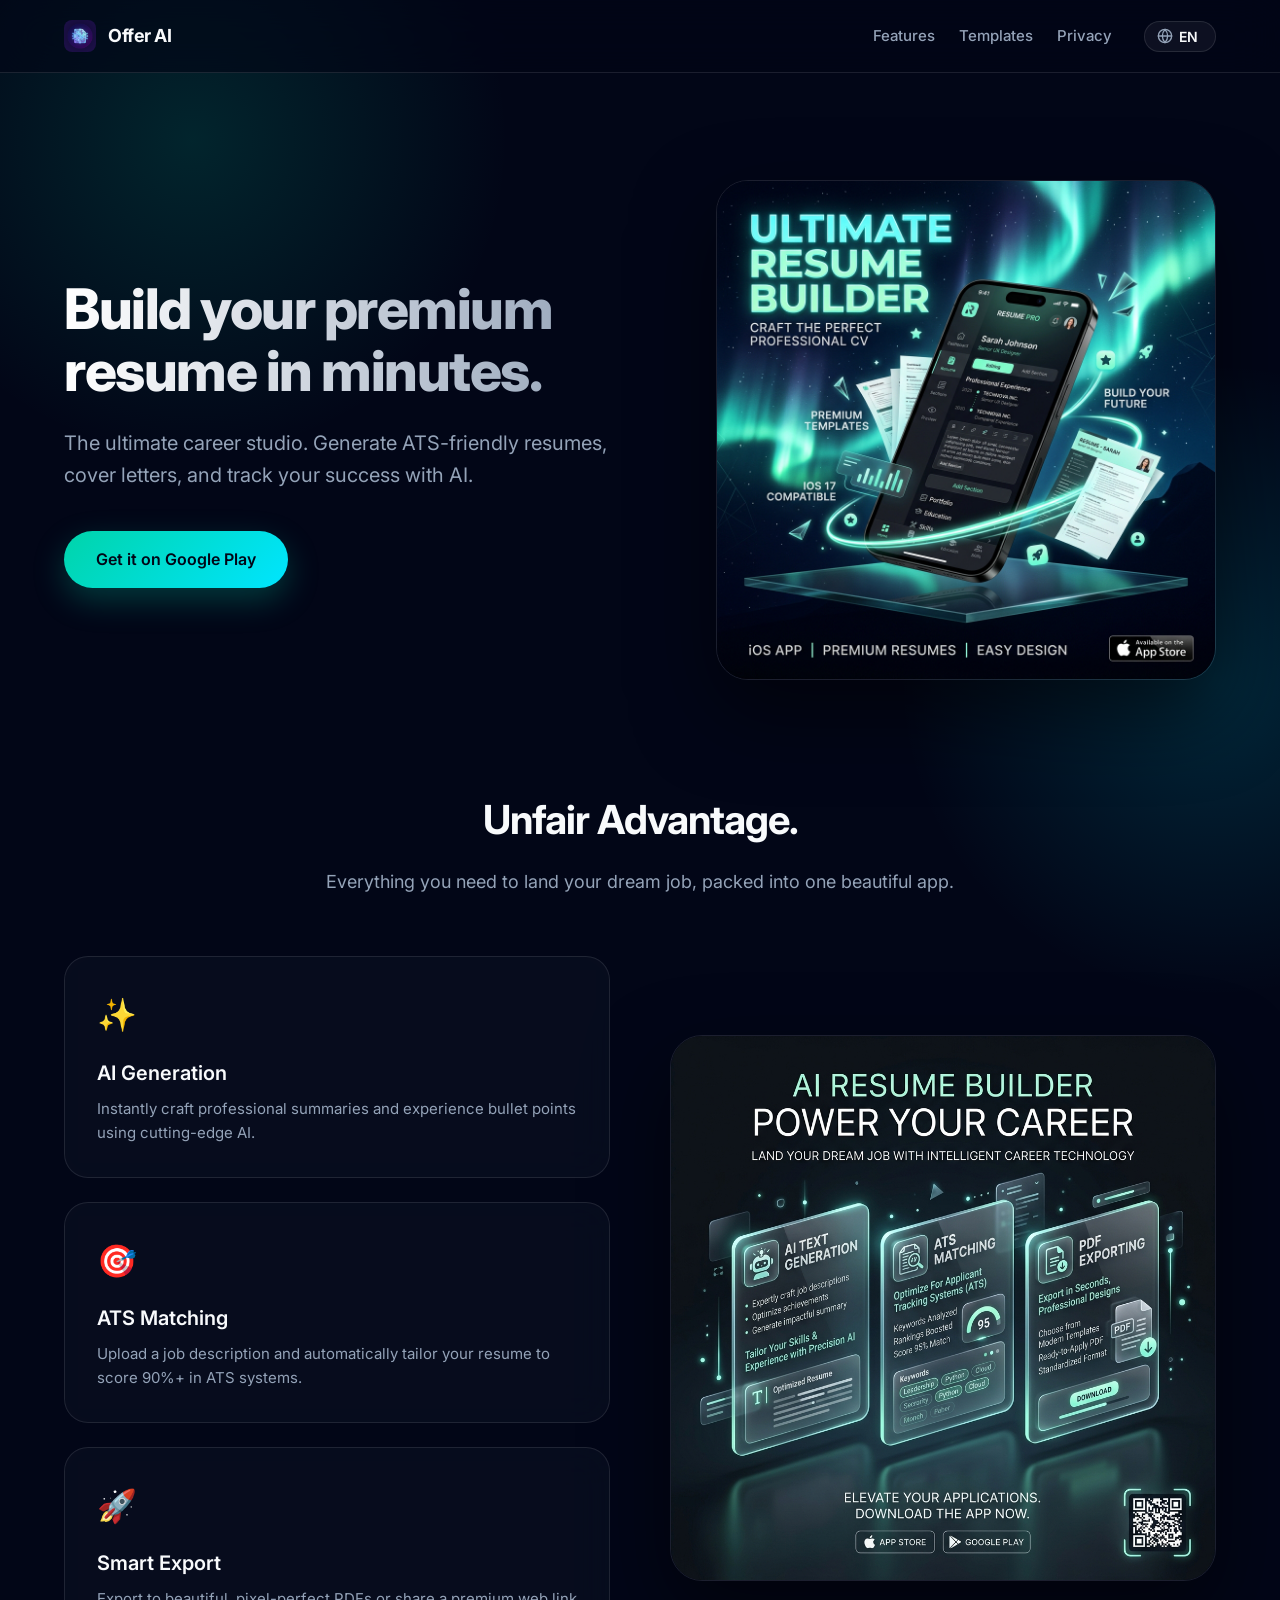
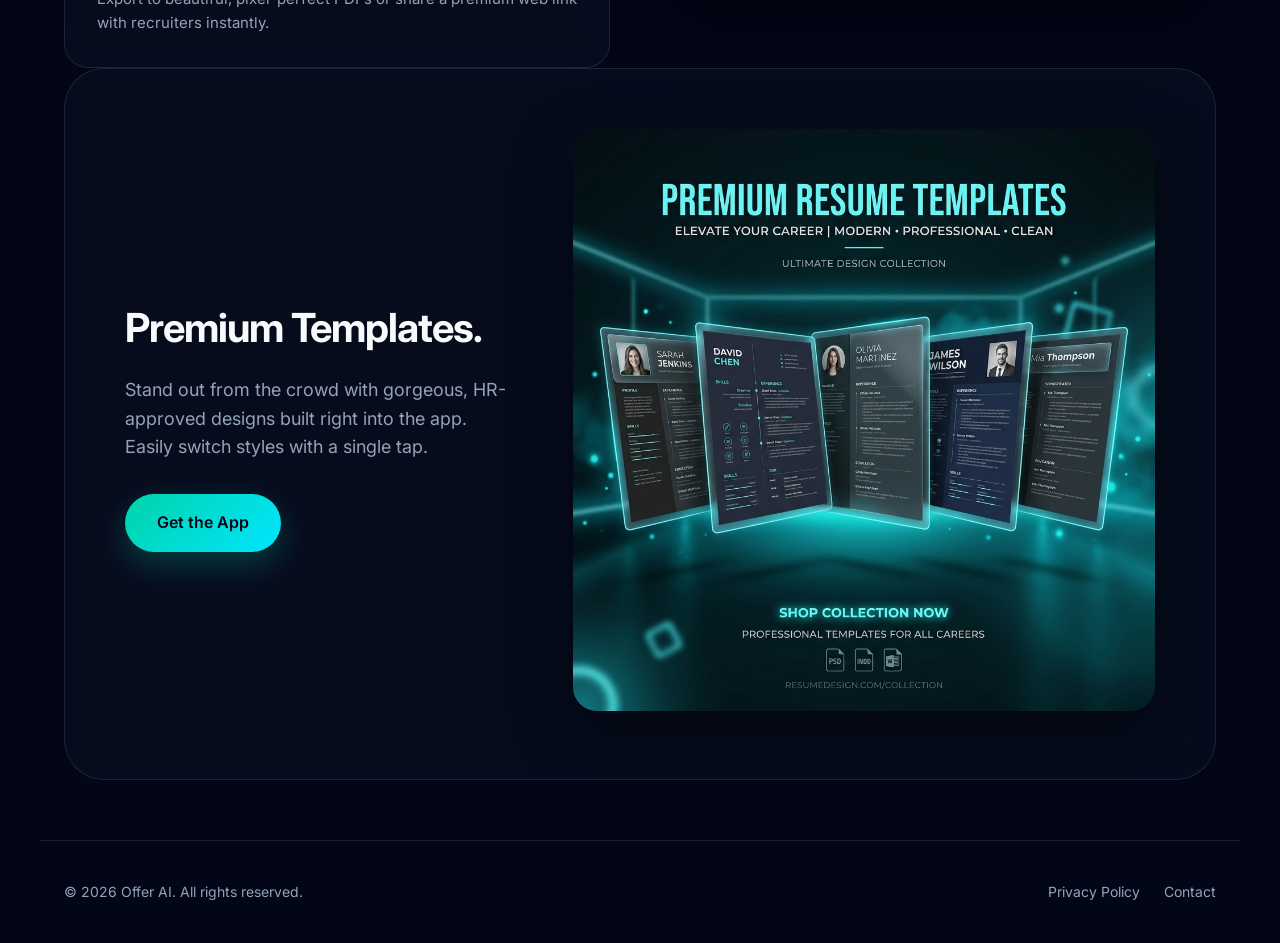
<file: index.html>
<!DOCTYPE html>
<html lang="en">
<head>
    <meta charset="utf-8">
    <meta name="viewport" content="width=device-width, initial-scale=1">
    <title data-i18n="title">Offer AI: Premium Resume Builder</title>
    <meta name="description" content="Offer AI helps job seekers create business-ready resumes, ATS-focused application kits, and cover letters.">
    <meta name="theme-color" content="#0F1829">
    <link rel="icon" type="image/png" href="./assets/img/app-icon.png">
    <link rel="preconnect" href="https://fonts.googleapis.com">
    <link rel="preconnect" href="https://fonts.gstatic.com" crossorigin>
    <link href="https://fonts.googleapis.com/css2?family=Inter:wght@300;400;500;600;700;800&display=swap" rel="stylesheet">
    <link rel="stylesheet" href="./styles.css">
    <script defer src="./script.js"></script>
</head>
<body>
    <div class="glow-bg"></div>
    <div class="glow-bg glow-bg-alt"></div>

    <header class="navbar">
        <div class="container nav-inner">
            <div class="brand">
                <img src="./assets/img/app-icon.png" alt="Offer AI" class="logo">
                <span class="brand-text">Offer AI</span>
            </div>
            <div class="nav-actions">
                <div class="nav-links">
                    <a href="#features" data-i18n="nav_features">Features</a>
                    <a href="#templates" data-i18n="nav_templates">Templates</a>
                    <a href="./privacy.html" data-i18n="nav_privacy">Privacy</a>
                </div>
                <div class="lang-selector-wrapper">
                    <svg width="16" height="16" viewBox="0 0 24 24" fill="none" stroke="currentColor" stroke-width="2" stroke-linecap="round" stroke-linejoin="round" class="globe-icon"><circle cx="12" cy="12" r="10"></circle><line x1="2" y1="12" x2="22" y2="12"></line><path d="M12 2a15.3 15.3 0 0 1 4 10 15.3 15.3 0 0 1-4 10 15.3 15.3 0 0 1-4-10 15.3 15.3 0 0 1 4-10z"></path></svg>
                    <select id="lang-selector">
                        <option value="en">EN</option>
                        <option value="ru">RU</option>
                        <option value="uk">UK</option>
                    </select>
                </div>
            </div>
        </div>
    </header>

    <main>
        <section class="hero container">
            <div class="hero-content">
                <h1 data-i18n="hero_title">Build your premium resume in minutes.</h1>
                <p class="hero-subtitle" data-i18n="hero_subtitle">The ultimate career studio. Generate ATS-friendly resumes, cover letters, and track your success with AI.</p>
                <div class="hero-actions">
                    <a href="https://play.google.com/store/apps/details?id=com.maksymkasianov.offerai" class="btn-primary" data-i18n="btn_get_app">Get it on Google Play</a>
                </div>
            </div>
            <div class="hero-image">
                <div class="image-wrapper">
                    <img src="./assets/img/poster_hero.png" alt="Offer AI App Mockup">
                </div>
            </div>
        </section>

        <section id="features" class="features container">
            <div class="section-header center">
                <h2 data-i18n="features_title">Unfair Advantage.</h2>
                <p data-i18n="features_subtitle">Everything you need to land your dream job, packed into one beautiful app.</p>
            </div>
            
            <div class="features-split">
                <div class="features-grid">
                    <div class="feature-card">
                        <div class="feature-icon">✨</div>
                        <h3 data-i18n="feat_1_title">AI Generation</h3>
                        <p data-i18n="feat_1_desc">Instantly craft professional summaries and experience bullet points using cutting-edge AI.</p>
                    </div>
                    <div class="feature-card">
                        <div class="feature-icon">🎯</div>
                        <h3 data-i18n="feat_2_title">ATS Matching</h3>
                        <p data-i18n="feat_2_desc">Upload a job description and automatically tailor your resume to score 90%+ in ATS systems.</p>
                    </div>
                    <div class="feature-card">
                        <div class="feature-icon">🚀</div>
                        <h3 data-i18n="feat_3_title">Smart Export</h3>
                        <p data-i18n="feat_3_desc">Export to beautiful, pixel-perfect PDFs or share a premium web link with recruiters instantly.</p>
                    </div>
                </div>
                <div class="feature-poster">
                    <img src="./assets/img/poster_features.png" alt="App Features">
                </div>
            </div>
        </section>

        <section id="templates" class="templates container">
            <div class="templates-inner">
                <div class="templates-content">
                    <h2 data-i18n="templates_title">Premium Templates.</h2>
                    <p data-i18n="templates_desc">Stand out from the crowd with gorgeous, HR-approved designs built right into the app. Easily switch styles with a single tap.</p>
                    <a href="https://play.google.com/store/apps/details?id=com.maksymkasianov.offerai" class="btn-primary" data-i18n="btn_get_app_small">Get the App</a>
                </div>
                <div class="templates-image">
                    <img src="./assets/img/poster_templates.png" alt="Premium Templates">
                </div>
            </div>
        </section>
    </main>

    <footer class="footer container">
        <div class="footer-inner">
            <span data-i18n="footer_rights">© 2026 Offer AI. All rights reserved.</span>
            <div class="footer-links">
                <a href="./privacy.html" data-i18n="footer_privacy">Privacy Policy</a>
                <a href="mailto:moslyharmless@gmail.com" data-i18n="footer_contact">Contact</a>
            </div>
        </div>
    </footer>
</body>
</html>
</file>
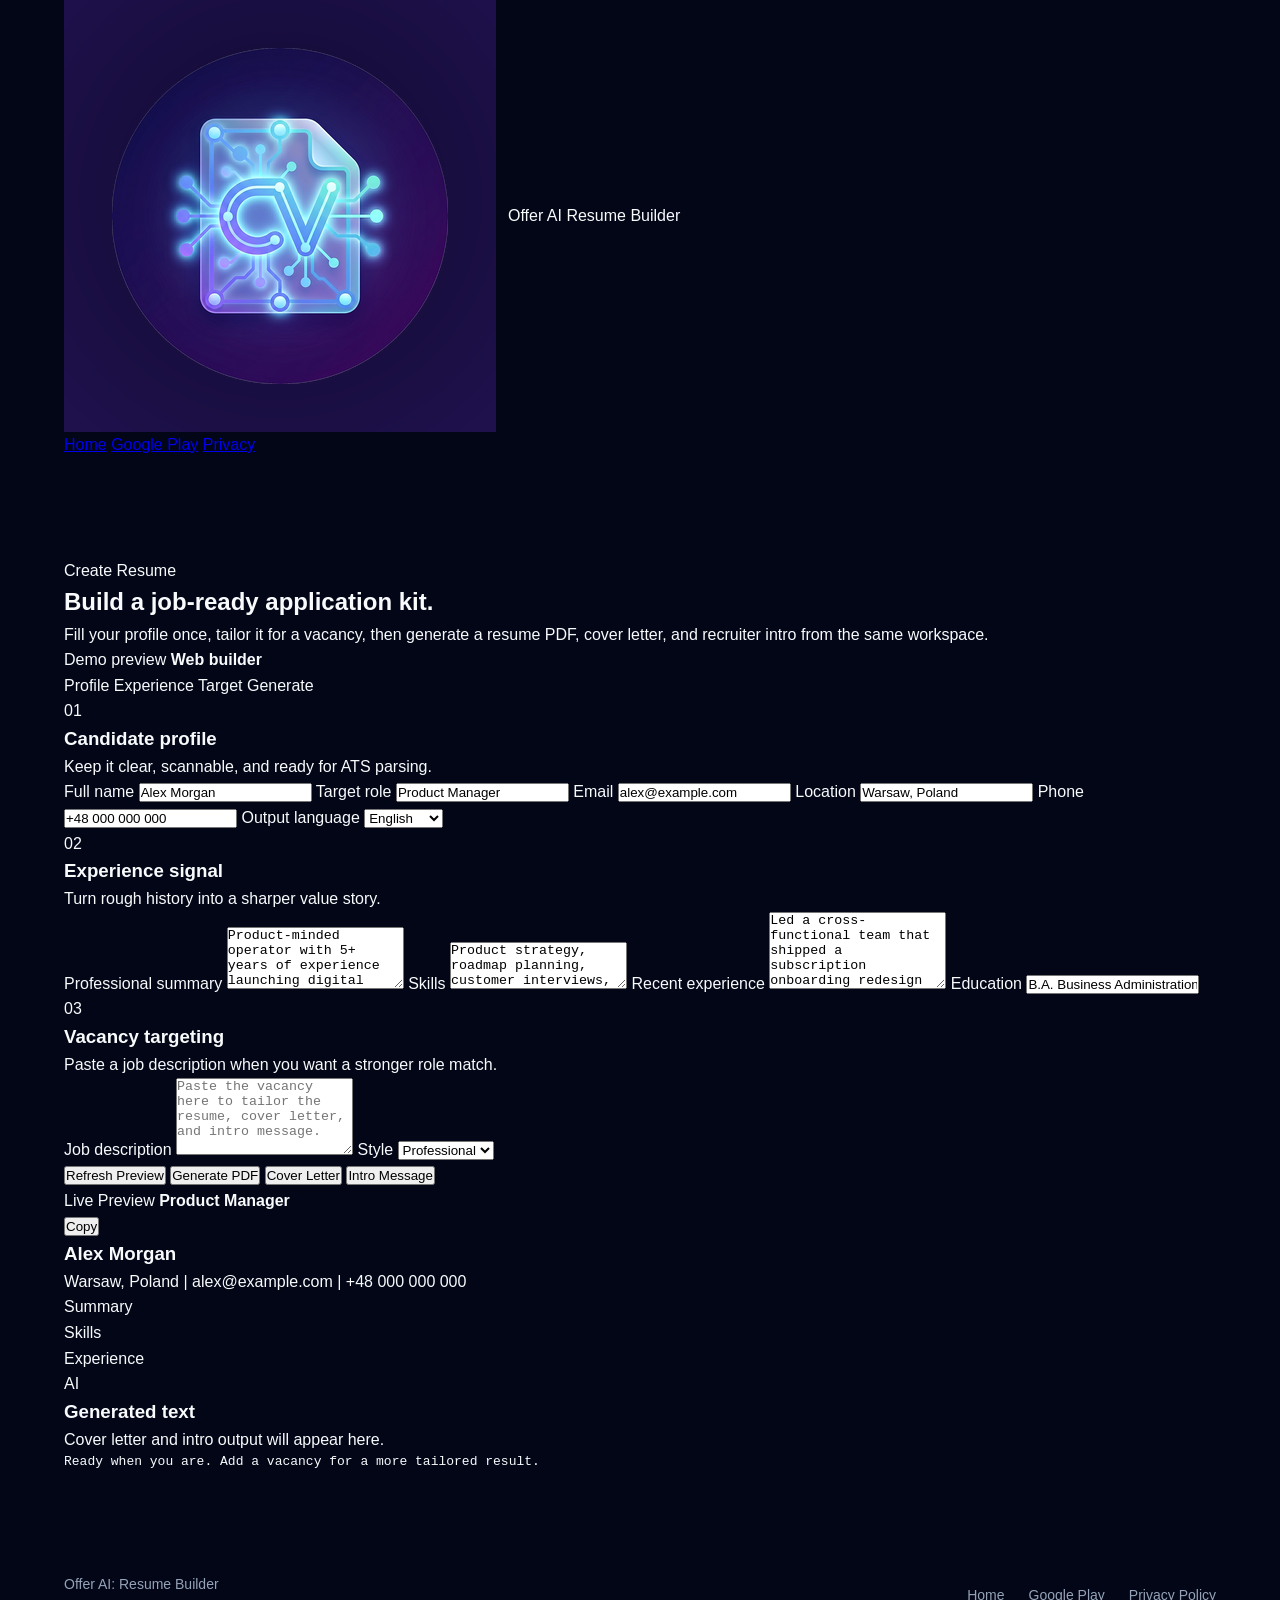
<file: create-resume.html>
<!DOCTYPE html>
<html lang="en">
<head>
    <meta charset="utf-8">
    <meta name="viewport" content="width=device-width, initial-scale=1">
    <title>Create Resume | Offer AI</title>
    <meta
        name="description"
        content="Create a resume, cover letter, and recruiter intro with Offer AI's web resume builder."
    >
    <meta name="theme-color" content="#020617">
    <meta property="og:title" content="Create Resume | Offer AI">
    <meta
        property="og:description"
        content="A focused web workspace for building a job-ready resume and application kit."
    >
    <meta property="og:type" content="website">
    <meta property="og:image" content="./assets/img/feature-graphic.png">
    <link rel="icon" type="image/png" href="./assets/img/app-icon.png">
    <link rel="preconnect" href="https://fonts.googleapis.com">
    <link rel="preconnect" href="https://fonts.gstatic.com" crossorigin>
    <link
        href="https://fonts.googleapis.com/css2?family=Fraunces:opsz,wght@9..144,600;9..144,700&family=Manrope:wght@400;500;600;700;800&display=swap"
        rel="stylesheet"
    >
    <link rel="stylesheet" href="./styles.css">
    <script defer src="./site-config.js"></script>
    <script defer src="./script.js"></script>
</head>
<body class="builder-page">
    <div class="page-glow page-glow-left"></div>
    <div class="page-glow page-glow-right"></div>

    <header class="site-header">
        <div class="container header-inner">
            <a class="brand" href="./index.html" aria-label="Offer AI home">
                <img src="./assets/img/app-icon.png" alt="Offer AI icon" class="brand-mark">
                <span class="brand-copy">
                    <span class="brand-name">Offer AI</span>
                    <span class="brand-subtitle">Resume Builder</span>
                </span>
            </a>

            <nav class="site-nav" aria-label="Builder navigation">
                <a href="./index.html">Home</a>
                <a id="play-store-link" href="#" target="_blank" rel="noreferrer">Google Play</a>
                <a id="privacy-link" href="#" target="_blank" rel="noreferrer">Privacy</a>
            </nav>
        </div>
    </header>

    <main id="top">
        <section id="create" class="content-section builder-section builder-page-section">
            <div class="container">
                <div class="builder-shell">
                    <div class="builder-topbar">
                        <div>
                            <div class="eyebrow">Create Resume</div>
                            <h2>Build a job-ready application kit.</h2>
                            <p>
                                Fill your profile once, tailor it for a vacancy, then generate a
                                resume PDF, cover letter, and recruiter intro from the same workspace.
                            </p>
                        </div>
                        <div class="builder-status">
                            <span id="api-mode-badge">Demo preview</span>
                            <strong>Web builder</strong>
                        </div>
                    </div>

                    <div class="builder-grid">
                        <form id="resume-builder-form" class="resume-builder" novalidate>
                            <div class="builder-progress" aria-label="Resume builder progress">
                                <span class="progress-step is-active">Profile</span>
                                <span class="progress-step">Experience</span>
                                <span class="progress-step">Target</span>
                                <span class="progress-step">Generate</span>
                            </div>

                            <div class="builder-panel">
                                <div class="panel-heading">
                                    <span>01</span>
                                    <div>
                                        <h3>Candidate profile</h3>
                                        <p>Keep it clear, scannable, and ready for ATS parsing.</p>
                                    </div>
                                </div>

                                <div class="builder-fields two-columns">
                                    <label class="field">
                                        <span>Full name</span>
                                        <input id="resume-name" name="name" type="text" value="Alex Morgan" required>
                                    </label>
                                    <label class="field">
                                        <span>Target role</span>
                                        <input id="resume-role" name="role" type="text" value="Product Manager" required>
                                    </label>
                                    <label class="field">
                                        <span>Email</span>
                                        <input id="resume-email" name="email" type="email" value="alex@example.com" required>
                                    </label>
                                    <label class="field">
                                        <span>Location</span>
                                        <input id="resume-location" name="location" type="text" value="Warsaw, Poland">
                                    </label>
                                    <label class="field">
                                        <span>Phone</span>
                                        <input id="resume-phone" name="phone" type="text" value="+48 000 000 000">
                                    </label>
                                    <label class="field">
                                        <span>Output language</span>
                                        <select id="resume-language" name="language">
                                            <option value="English" selected>English</option>
                                            <option value="Ukrainian">Ukrainian</option>
                                            <option value="Russian">Russian</option>
                                            <option value="German">German</option>
                                            <option value="Polish">Polish</option>
                                        </select>
                                    </label>
                                </div>
                            </div>

                            <div class="builder-panel">
                                <div class="panel-heading">
                                    <span>02</span>
                                    <div>
                                        <h3>Experience signal</h3>
                                        <p>Turn rough history into a sharper value story.</p>
                                    </div>
                                </div>

                                <div class="builder-fields">
                                    <label class="field">
                                        <span>Professional summary</span>
                                        <textarea id="resume-summary" name="summary" rows="4">Product-minded operator with 5+ years of experience launching digital services, improving conversion funnels, and coordinating design, engineering, and growth teams.</textarea>
                                    </label>
                                    <label class="field">
                                        <span>Skills</span>
                                        <textarea id="resume-skills" name="skills" rows="3">Product strategy, roadmap planning, customer interviews, analytics, A/B testing, SQL, stakeholder management, AI tools</textarea>
                                    </label>
                                    <label class="field">
                                        <span>Recent experience</span>
                                        <textarea id="resume-experience" name="experience" rows="5">Led a cross-functional team that shipped a subscription onboarding redesign and improved trial-to-paid conversion by 18%.
Built weekly product analytics dashboards and turned customer support patterns into roadmap priorities.
Partnered with engineering to reduce release cycle time from monthly batches to weekly launches.</textarea>
                                    </label>
                                    <label class="field">
                                        <span>Education</span>
                                        <input id="resume-education" name="education" type="text" value="B.A. Business Administration, 2018">
                                    </label>
                                </div>
                            </div>

                            <div class="builder-panel">
                                <div class="panel-heading">
                                    <span>03</span>
                                    <div>
                                        <h3>Vacancy targeting</h3>
                                        <p>Paste a job description when you want a stronger role match.</p>
                                    </div>
                                </div>

                                <div class="builder-fields">
                                    <label class="field">
                                        <span>Job description</span>
                                        <textarea id="resume-job" name="jobDescription" rows="5" placeholder="Paste the vacancy here to tailor the resume, cover letter, and intro message."></textarea>
                                    </label>
                                    <label class="field">
                                        <span>Style</span>
                                        <select id="resume-style" name="style">
                                            <option value="professional" selected>Professional</option>
                                            <option value="modern">Modern</option>
                                            <option value="executive">Executive</option>
                                            <option value="concise">Concise</option>
                                        </select>
                                    </label>
                                </div>
                            </div>

                            <div class="builder-actions">
                                <button id="preview-resume-button" class="button button-secondary" type="button">Refresh Preview</button>
                                <button id="generate-pdf-button" class="button button-primary" type="button">Generate PDF</button>
                                <button id="generate-cover-button" class="button button-secondary" type="button">Cover Letter</button>
                                <button id="generate-intro-button" class="button button-secondary" type="button">Intro Message</button>
                            </div>

                            <p id="builder-status-text" class="form-status" role="status" aria-live="polite"></p>
                        </form>

                        <aside class="builder-preview" aria-label="Resume preview and generated output">
                            <div class="preview-toolbar">
                                <div>
                                    <span>Live Preview</span>
                                    <strong id="preview-role">Product Manager</strong>
                                </div>
                                <button id="copy-output-button" class="icon-button" type="button" aria-label="Copy generated text">Copy</button>
                            </div>

                            <div id="resume-preview-card" class="resume-preview-card">
                                <div class="resume-preview-head">
                                    <h3 id="preview-name">Alex Morgan</h3>
                                    <p id="preview-contact">Warsaw, Poland | alex@example.com | +48 000 000 000</p>
                                </div>
                                <div class="resume-preview-section">
                                    <span>Summary</span>
                                    <p id="preview-summary"></p>
                                </div>
                                <div class="resume-preview-section">
                                    <span>Skills</span>
                                    <p id="preview-skills"></p>
                                </div>
                                <div class="resume-preview-section">
                                    <span>Experience</span>
                                    <ul id="preview-experience"></ul>
                                </div>
                            </div>

                            <div class="generated-output">
                                <div class="panel-heading compact">
                                    <span>AI</span>
                                    <div>
                                        <h3>Generated text</h3>
                                        <p id="output-label">Cover letter and intro output will appear here.</p>
                                    </div>
                                </div>
                                <pre id="generated-text-output">Ready when you are. Add a vacancy for a more tailored result.</pre>
                            </div>
                        </aside>
                    </div>
                </div>
            </div>
        </section>
    </main>

    <footer class="site-footer">
        <div class="container footer-inner">
            <div>
                <div class="footer-brand">Offer AI: Resume Builder</div>
                <p class="footer-copy">
                    Create a cleaner resume, cover letter, and intro message from one focused web workspace.
                </p>
            </div>

            <div class="footer-links">
                <a href="./index.html">Home</a>
                <a id="footer-play-link" href="#" target="_blank" rel="noreferrer">Google Play</a>
                <a id="footer-privacy-link" href="#" target="_blank" rel="noreferrer">Privacy Policy</a>
            </div>
        </div>
    </footer>
</body>
</html>
</file>
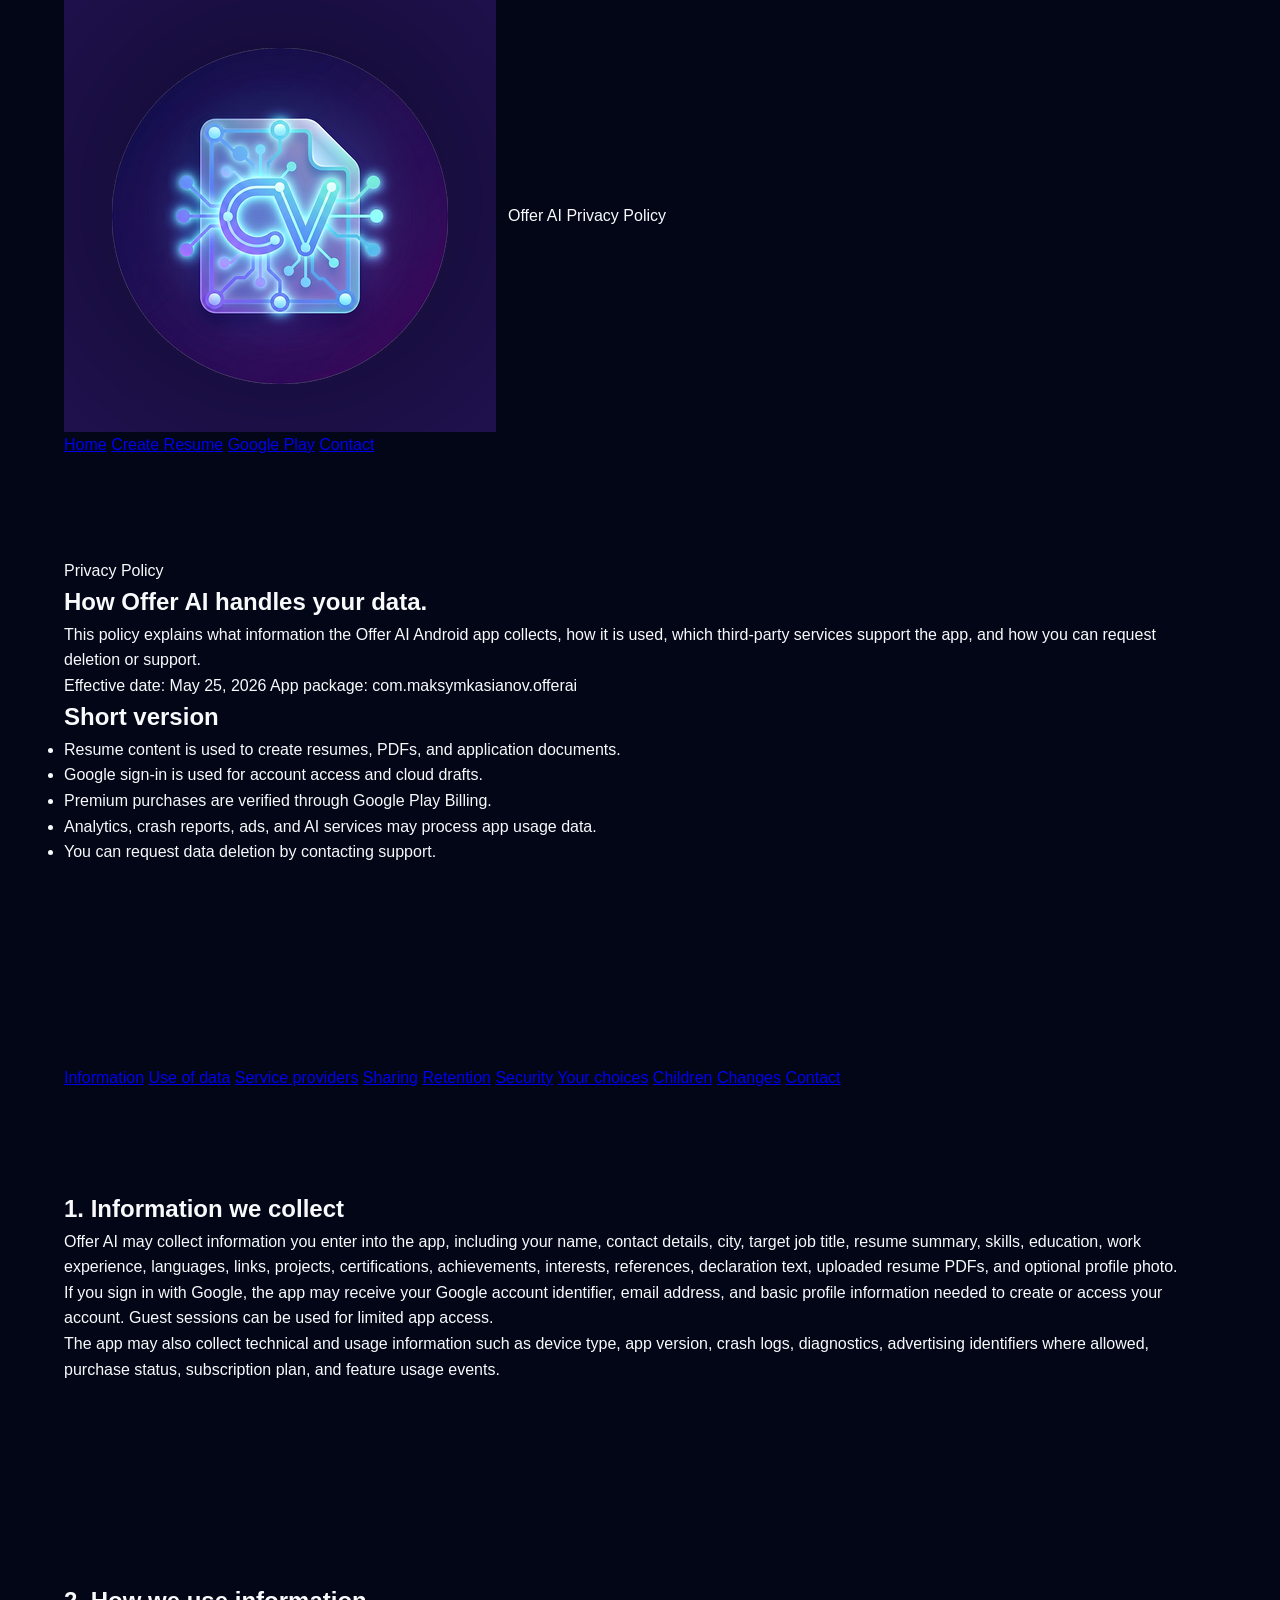
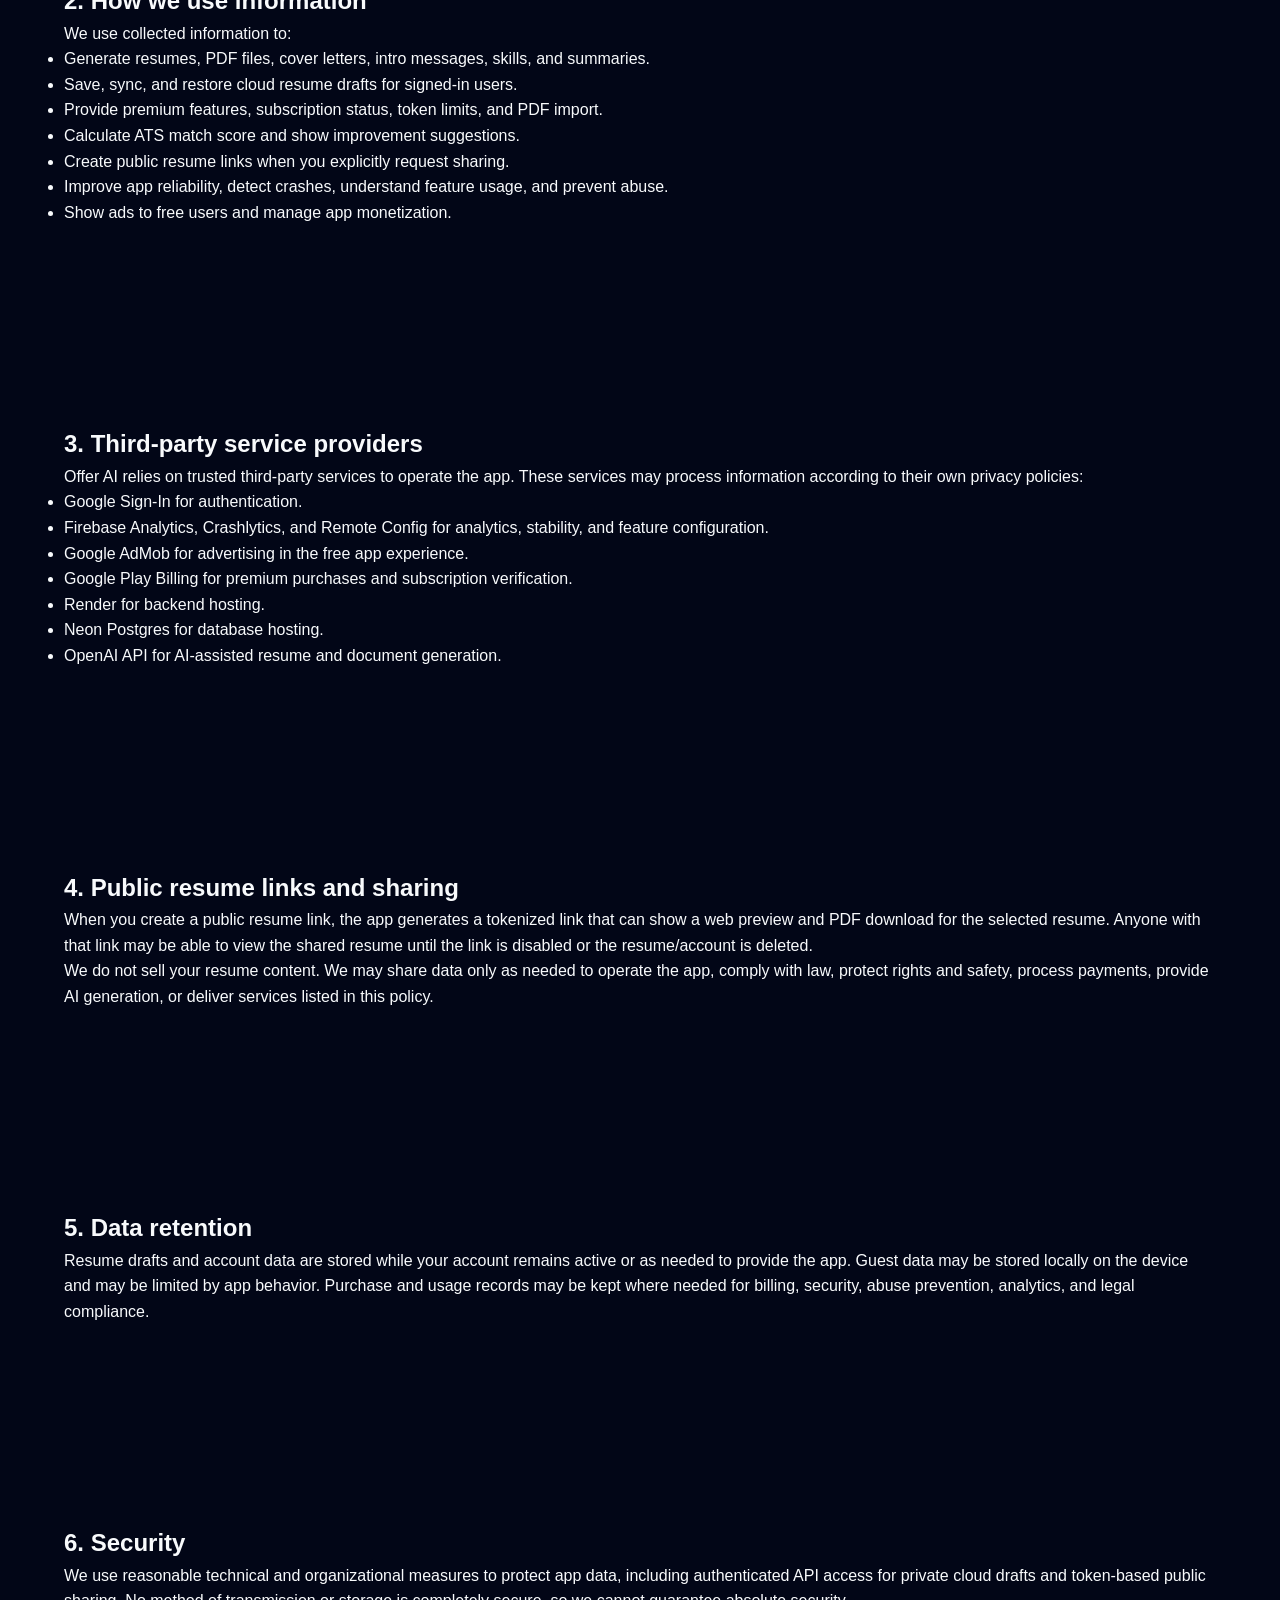
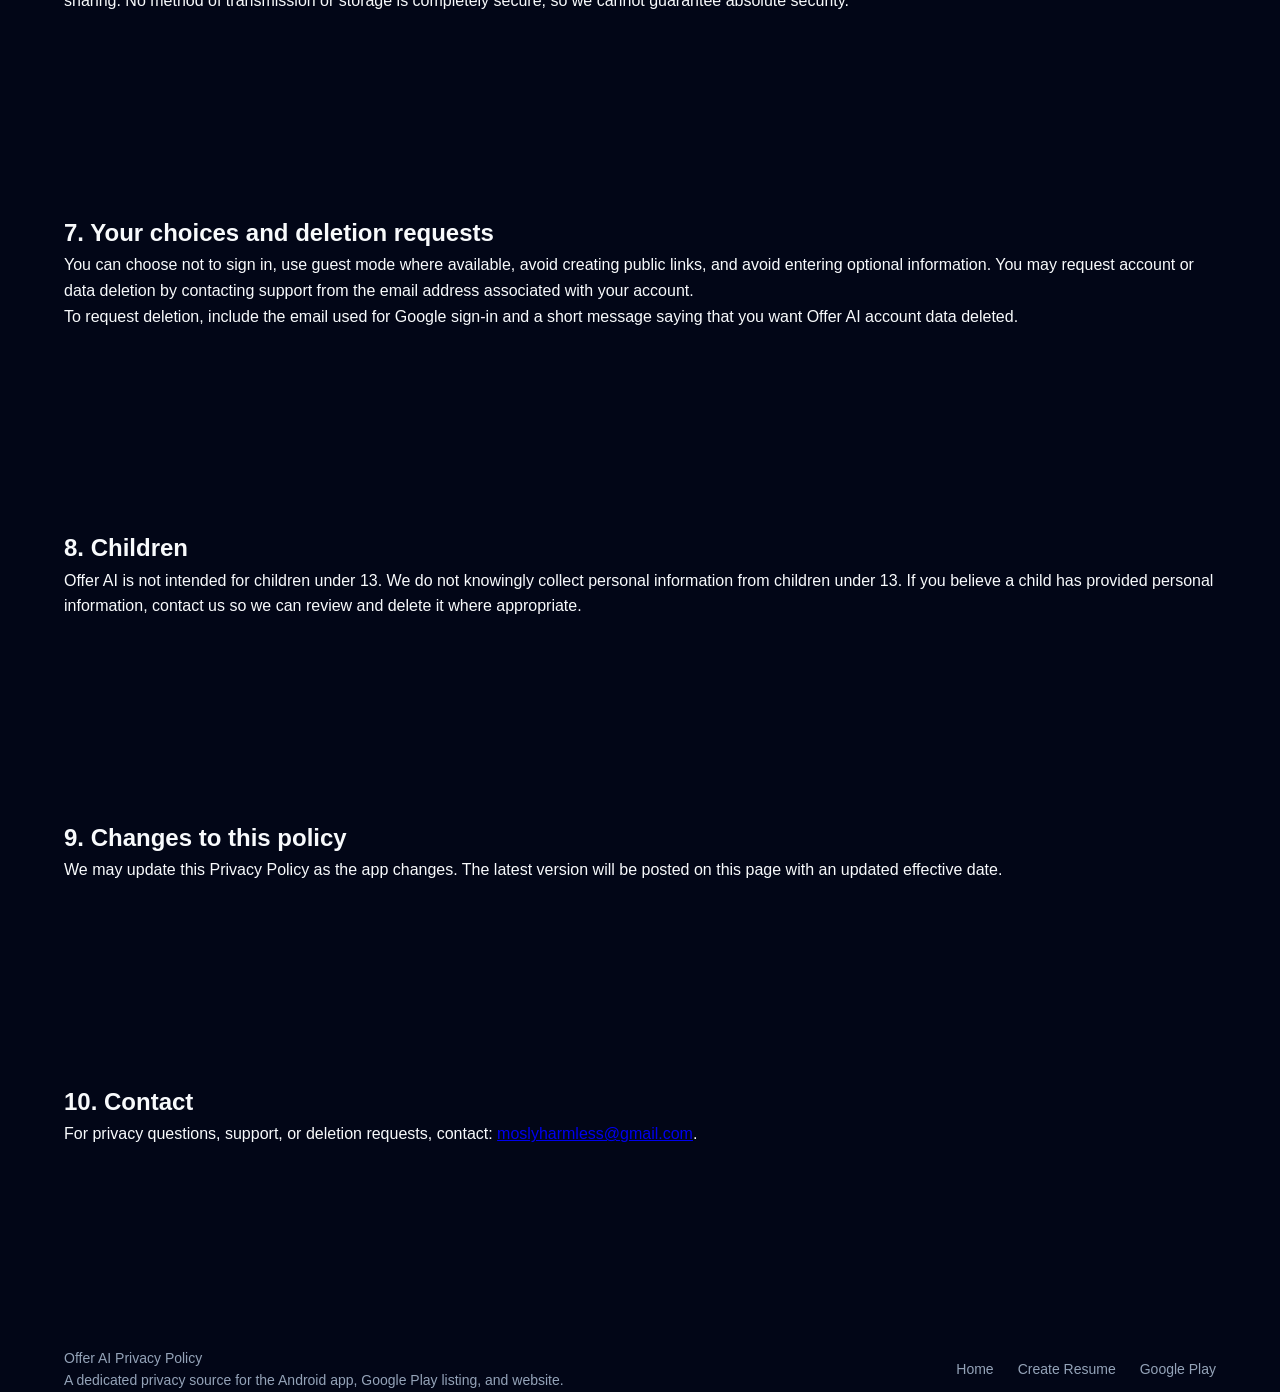
<file: privacy.html>
<!DOCTYPE html>
<html lang="en">
<head>
    <meta charset="utf-8">
    <meta name="viewport" content="width=device-width, initial-scale=1">
    <title>Privacy Policy | Offer AI</title>
    <meta
        name="description"
        content="Privacy Policy for Offer AI, an AI resume builder and application kit app for Android."
    >
    <meta name="theme-color" content="#020617">
    <meta property="og:title" content="Privacy Policy | Offer AI">
    <meta
        property="og:description"
        content="How Offer AI collects, uses, stores, and protects app data."
    >
    <meta property="og:type" content="website">
    <meta property="og:image" content="./assets/img/feature-graphic.png">
    <link rel="icon" type="image/png" href="./assets/img/app-icon.png">
    <link rel="preconnect" href="https://fonts.googleapis.com">
    <link rel="preconnect" href="https://fonts.gstatic.com" crossorigin>
    <link
        href="https://fonts.googleapis.com/css2?family=Fraunces:opsz,wght@9..144,600;9..144,700&family=Manrope:wght@400;500;600;700;800&display=swap"
        rel="stylesheet"
    >
    <link rel="stylesheet" href="./styles.css">
    <script defer src="./site-config.js"></script>
    <script defer src="./script.js"></script>
</head>
<body class="privacy-page">
    <div class="page-glow page-glow-left"></div>
    <div class="page-glow page-glow-right"></div>

    <header class="site-header">
        <div class="container header-inner">
            <a class="brand" href="./index.html" aria-label="Offer AI home">
                <img src="./assets/img/app-icon.png" alt="Offer AI icon" class="brand-mark">
                <span class="brand-copy">
                    <span class="brand-name">Offer AI</span>
                    <span class="brand-subtitle">Privacy Policy</span>
                </span>
            </a>

            <nav class="site-nav" aria-label="Privacy navigation">
                <a href="./index.html">Home</a>
                <a href="./create-resume.html">Create Resume</a>
                <a id="play-store-link" href="#" target="_blank" rel="noreferrer">Google Play</a>
                <a href="#contact-policy">Contact</a>
            </nav>
        </div>
    </header>

    <main>
        <section class="policy-hero">
            <div class="container policy-hero-grid">
                <div>
                    <div class="eyebrow">Privacy Policy</div>
                    <h1>How Offer AI handles your data.</h1>
                    <p>
                        This policy explains what information the Offer AI Android app collects,
                        how it is used, which third-party services support the app, and how you can
                        request deletion or support.
                    </p>
                    <div class="policy-meta">
                        <span>Effective date: May 25, 2026</span>
                        <span>App package: com.maksymkasianov.offerai</span>
                    </div>
                </div>

                <div class="policy-summary-card surface-card">
                    <h2>Short version</h2>
                    <ul>
                        <li>Resume content is used to create resumes, PDFs, and application documents.</li>
                        <li>Google sign-in is used for account access and cloud drafts.</li>
                        <li>Premium purchases are verified through Google Play Billing.</li>
                        <li>Analytics, crash reports, ads, and AI services may process app usage data.</li>
                        <li>You can request data deletion by contacting support.</li>
                    </ul>
                </div>
            </div>
        </section>

        <section class="content-section policy-section">
            <div class="container policy-layout">
                <aside class="policy-nav surface-card" aria-label="Policy sections">
                    <a href="#information">Information</a>
                    <a href="#usage">Use of data</a>
                    <a href="#services">Service providers</a>
                    <a href="#sharing">Sharing</a>
                    <a href="#retention">Retention</a>
                    <a href="#security">Security</a>
                    <a href="#rights">Your choices</a>
                    <a href="#children">Children</a>
                    <a href="#changes">Changes</a>
                    <a href="#contact-policy">Contact</a>
                </aside>

                <article class="policy-card surface-card">
                    <section id="information">
                        <h2>1. Information we collect</h2>
                        <p>
                            Offer AI may collect information you enter into the app, including your
                            name, contact details, city, target job title, resume summary, skills,
                            education, work experience, languages, links, projects, certifications,
                            achievements, interests, references, declaration text, uploaded resume
                            PDFs, and optional profile photo.
                        </p>
                        <p>
                            If you sign in with Google, the app may receive your Google account
                            identifier, email address, and basic profile information needed to create
                            or access your account. Guest sessions can be used for limited app access.
                        </p>
                        <p>
                            The app may also collect technical and usage information such as device
                            type, app version, crash logs, diagnostics, advertising identifiers where
                            allowed, purchase status, subscription plan, and feature usage events.
                        </p>
                    </section>

                    <section id="usage">
                        <h2>2. How we use information</h2>
                        <p>We use collected information to:</p>
                        <ul>
                            <li>Generate resumes, PDF files, cover letters, intro messages, skills, and summaries.</li>
                            <li>Save, sync, and restore cloud resume drafts for signed-in users.</li>
                            <li>Provide premium features, subscription status, token limits, and PDF import.</li>
                            <li>Calculate ATS match score and show improvement suggestions.</li>
                            <li>Create public resume links when you explicitly request sharing.</li>
                            <li>Improve app reliability, detect crashes, understand feature usage, and prevent abuse.</li>
                            <li>Show ads to free users and manage app monetization.</li>
                        </ul>
                    </section>

                    <section id="services">
                        <h2>3. Third-party service providers</h2>
                        <p>
                            Offer AI relies on trusted third-party services to operate the app. These
                            services may process information according to their own privacy policies:
                        </p>
                        <ul>
                            <li>Google Sign-In for authentication.</li>
                            <li>Firebase Analytics, Crashlytics, and Remote Config for analytics, stability, and feature configuration.</li>
                            <li>Google AdMob for advertising in the free app experience.</li>
                            <li>Google Play Billing for premium purchases and subscription verification.</li>
                            <li>Render for backend hosting.</li>
                            <li>Neon Postgres for database hosting.</li>
                            <li>OpenAI API for AI-assisted resume and document generation.</li>
                        </ul>
                    </section>

                    <section id="sharing">
                        <h2>4. Public resume links and sharing</h2>
                        <p>
                            When you create a public resume link, the app generates a tokenized link
                            that can show a web preview and PDF download for the selected resume.
                            Anyone with that link may be able to view the shared resume until the
                            link is disabled or the resume/account is deleted.
                        </p>
                        <p>
                            We do not sell your resume content. We may share data only as needed to
                            operate the app, comply with law, protect rights and safety, process
                            payments, provide AI generation, or deliver services listed in this policy.
                        </p>
                    </section>

                    <section id="retention">
                        <h2>5. Data retention</h2>
                        <p>
                            Resume drafts and account data are stored while your account remains
                            active or as needed to provide the app. Guest data may be stored locally
                            on the device and may be limited by app behavior. Purchase and usage
                            records may be kept where needed for billing, security, abuse prevention,
                            analytics, and legal compliance.
                        </p>
                    </section>

                    <section id="security">
                        <h2>6. Security</h2>
                        <p>
                            We use reasonable technical and organizational measures to protect app
                            data, including authenticated API access for private cloud drafts and
                            token-based public sharing. No method of transmission or storage is
                            completely secure, so we cannot guarantee absolute security.
                        </p>
                    </section>

                    <section id="rights">
                        <h2>7. Your choices and deletion requests</h2>
                        <p>
                            You can choose not to sign in, use guest mode where available, avoid
                            creating public links, and avoid entering optional information. You may
                            request account or data deletion by contacting support from the email
                            address associated with your account.
                        </p>
                        <p>
                            To request deletion, include the email used for Google sign-in and a short
                            message saying that you want Offer AI account data deleted.
                        </p>
                    </section>

                    <section id="children">
                        <h2>8. Children</h2>
                        <p>
                            Offer AI is not intended for children under 13. We do not knowingly collect
                            personal information from children under 13. If you believe a child has
                            provided personal information, contact us so we can review and delete it
                            where appropriate.
                        </p>
                    </section>

                    <section id="changes">
                        <h2>9. Changes to this policy</h2>
                        <p>
                            We may update this Privacy Policy as the app changes. The latest version
                            will be posted on this page with an updated effective date.
                        </p>
                    </section>

                    <section id="contact-policy">
                        <h2>10. Contact</h2>
                        <p>
                            For privacy questions, support, or deletion requests, contact:
                            <a href="mailto:moslyharmless@gmail.com">moslyharmless@gmail.com</a>.
                        </p>
                    </section>
                </article>
            </div>
        </section>
    </main>

    <footer class="site-footer">
        <div class="container footer-inner">
            <div>
                <div class="footer-brand">Offer AI Privacy Policy</div>
                <p class="footer-copy">
                    A dedicated privacy source for the Android app, Google Play listing, and website.
                </p>
            </div>

            <div class="footer-links">
                <a href="./index.html">Home</a>
                <a href="./create-resume.html">Create Resume</a>
                <a id="footer-play-link" href="#" target="_blank" rel="noreferrer">Google Play</a>
            </div>
        </div>
    </footer>
</body>
</html>
</file>
<file: styles.css>
:root {
  --bg-color: #020617;
  --bg-card: rgba(15, 23, 42, 0.4);
  --bg-card-hover: rgba(30, 41, 59, 0.6);
  --border-color: rgba(255, 255, 255, 0.1);
  --text-main: #F8FAFC;
  --text-muted: #94A3B8;
  --accent-cyan: #00E5FF;
  --accent-mint: #00D4AA;
  --btn-gradient: linear-gradient(135deg, #00D4AA, #00E5FF);
}

* {
  box-sizing: border-box;
  margin: 0;
  padding: 0;
}

body {
  font-family: 'Inter', -apple-system, BlinkMacSystemFont, sans-serif;
  background-color: var(--bg-color);
  color: var(--text-main);
  line-height: 1.6;
  overflow-x: hidden;
}

.container {
  max-width: 1200px;
  margin: 0 auto;
  padding: 0 24px;
}

/* Background Glows */
.glow-bg {
  position: absolute;
  top: -20%;
  left: -10%;
  width: 50vw;
  height: 50vw;
  background: radial-gradient(circle, rgba(0,212,170,0.15) 0%, rgba(2,6,23,0) 70%);
  z-index: -1;
  pointer-events: none;
}
.glow-bg-alt {
  top: 40%;
  left: auto;
  right: -20%;
  background: radial-gradient(circle, rgba(0,229,255,0.15) 0%, rgba(2,6,23,0) 70%);
}

/* Navbar */
.navbar {
  position: fixed;
  top: 0;
  left: 0;
  width: 100%;
  background: rgba(2, 6, 23, 0.6);
  backdrop-filter: blur(24px);
  -webkit-backdrop-filter: blur(24px);
  border-bottom: 1px solid var(--border-color);
  z-index: 100;
}

.nav-inner {
  display: flex;
  justify-content: space-between;
  align-items: center;
  height: 72px;
}

.brand {
  display: flex;
  align-items: center;
  gap: 12px;
  text-decoration: none;
  color: var(--text-main);
}

.logo {
  height: 32px;
  border-radius: 8px;
}

.brand-text {
  font-weight: 700;
  font-size: 18px;
  letter-spacing: -0.5px;
}

.nav-actions {
  display: flex;
  align-items: center;
  gap: 32px;
}

.nav-links {
  display: flex;
  gap: 24px;
}

.nav-links a {
  color: var(--text-muted);
  text-decoration: none;
  font-weight: 500;
  font-size: 15px;
  transition: color 0.2s ease;
}

.nav-links a:hover {
  color: var(--text-main);
}

/* Language Selector */
.lang-selector-wrapper {
  display: flex;
  align-items: center;
  gap: 6px;
  background: rgba(255, 255, 255, 0.05);
  padding: 6px 12px;
  border-radius: 20px;
  border: 1px solid var(--border-color);
}

.globe-icon {
  color: var(--text-muted);
}

#lang-selector {
  background: transparent;
  color: var(--text-main);
  border: none;
  outline: none;
  font-family: 'Inter', sans-serif;
  font-weight: 600;
  font-size: 14px;
  cursor: pointer;
  -webkit-appearance: none;
  appearance: none;
  padding-right: 4px;
}
#lang-selector option {
  background: var(--bg-color);
  color: var(--text-main);
}

/* Hero Section */
.hero {
  padding: 180px 24px 100px;
  display: flex;
  align-items: center;
  gap: 60px;
}

.hero-content {
  flex: 1;
}

.hero h1 {
  font-size: 56px;
  font-weight: 800;
  line-height: 1.1;
  letter-spacing: -1.5px;
  margin-bottom: 24px;
  background: linear-gradient(to right, #FFFFFF, #94A3B8);
  -webkit-background-clip: text;
  -webkit-text-fill-color: transparent;
}

.hero-subtitle {
  font-size: 20px;
  color: var(--text-muted);
  margin-bottom: 40px;
  font-weight: 400;
}

.hero-actions {
  display: flex;
  gap: 16px;
}

.btn-primary, .btn-secondary {
  display: inline-flex;
  align-items: center;
  justify-content: center;
  padding: 16px 32px;
  border-radius: 100px;
  font-weight: 600;
  font-size: 16px;
  text-decoration: none;
  transition: all 0.3s ease;
}

.btn-primary {
  background: var(--btn-gradient);
  color: #020617;
  box-shadow: 0 12px 32px rgba(0, 212, 170, 0.25);
}

.btn-primary:hover {
  transform: translateY(-2px);
  box-shadow: 0 16px 40px rgba(0, 212, 170, 0.4);
}

.btn-secondary {
  background: rgba(255, 255, 255, 0.05);
  color: var(--text-main);
  border: 1px solid var(--border-color);
}

.btn-secondary:hover {
  background: rgba(255, 255, 255, 0.1);
}

.hero-image {
  flex: 1;
  display: flex;
  justify-content: flex-end;
}

.hero-image img {
  width: 100%;
  max-width: 500px;
  border-radius: 32px;
  box-shadow: 0 32px 80px rgba(0,0,0,0.5);
  border: 1px solid var(--border-color);
}

/* Sections Common */
section {
  padding: 100px 0;
}

.section-header {
  margin-bottom: 60px;
}
.section-header.center {
  text-align: center;
}

.section-header h2 {
  font-size: 40px;
  font-weight: 700;
  letter-spacing: -1px;
  margin-bottom: 16px;
}
.section-header p {
  font-size: 18px;
  color: var(--text-muted);
}

/* Features */
.features-split {
  display: flex;
  gap: 60px;
  align-items: center;
}

.features-grid {
  flex: 1;
  display: flex;
  flex-direction: column;
  gap: 24px;
}

.feature-card {
  background: var(--bg-card);
  border: 1px solid var(--border-color);
  padding: 32px;
  border-radius: 24px;
  backdrop-filter: blur(20px);
  transition: background 0.3s ease, transform 0.3s ease;
}

.feature-card:hover {
  background: var(--bg-card-hover);
  transform: translateY(-4px);
}

.feature-icon {
  font-size: 32px;
  margin-bottom: 16px;
}

.feature-card h3 {
  font-size: 20px;
  font-weight: 600;
  margin-bottom: 8px;
}

.feature-card p {
  color: var(--text-muted);
  font-size: 15px;
}

.feature-poster {
  flex: 1;
}

.feature-poster img {
  width: 100%;
  border-radius: 32px;
  border: 1px solid var(--border-color);
  box-shadow: 0 32px 80px rgba(0,0,0,0.5);
}

/* Templates */
.templates-inner {
  display: flex;
  gap: 60px;
  align-items: center;
  background: var(--bg-card);
  border: 1px solid var(--border-color);
  border-radius: 40px;
  padding: 60px;
  backdrop-filter: blur(20px);
}

.templates-content {
  flex: 1;
}

.templates-content h2 {
  font-size: 40px;
  font-weight: 700;
  letter-spacing: -1px;
  margin-bottom: 16px;
}

.templates-content p {
  font-size: 18px;
  color: var(--text-muted);
  margin-bottom: 32px;
}

.templates-image {
  flex: 1.5;
}

.templates-image img {
  width: 100%;
  border-radius: 24px;
  box-shadow: 0 20px 60px rgba(0,0,0,0.5);
}

/* Footer */
.footer {
  border-top: 1px solid var(--border-color);
  padding: 40px 24px;
  margin-top: 60px;
}

.footer-inner {
  display: flex;
  justify-content: space-between;
  align-items: center;
  color: var(--text-muted);
  font-size: 14px;
}

.footer-links {
  display: flex;
  gap: 24px;
}

.footer-links a {
  color: var(--text-muted);
  text-decoration: none;
}
.footer-links a:hover {
  color: var(--text-main);
}

/* Responsive */
@media (max-width: 992px) {
  .hero, .features-split, .templates-inner {
    flex-direction: column;
    text-align: center;
  }
  .hero-actions {
    justify-content: center;
  }
  .hero-image {
    justify-content: center;
    margin-top: 40px;
  }
  .nav-links {
    display: none;
  }
  .templates-inner {
    padding: 40px 24px;
  }
}
@media (max-width: 480px) {
  .hero h1 {
    font-size: 40px;
  }
  .btn-primary, .btn-secondary {
    width: 100%;
  }
  .hero-actions {
    flex-direction: column;
  }
}
</file>
